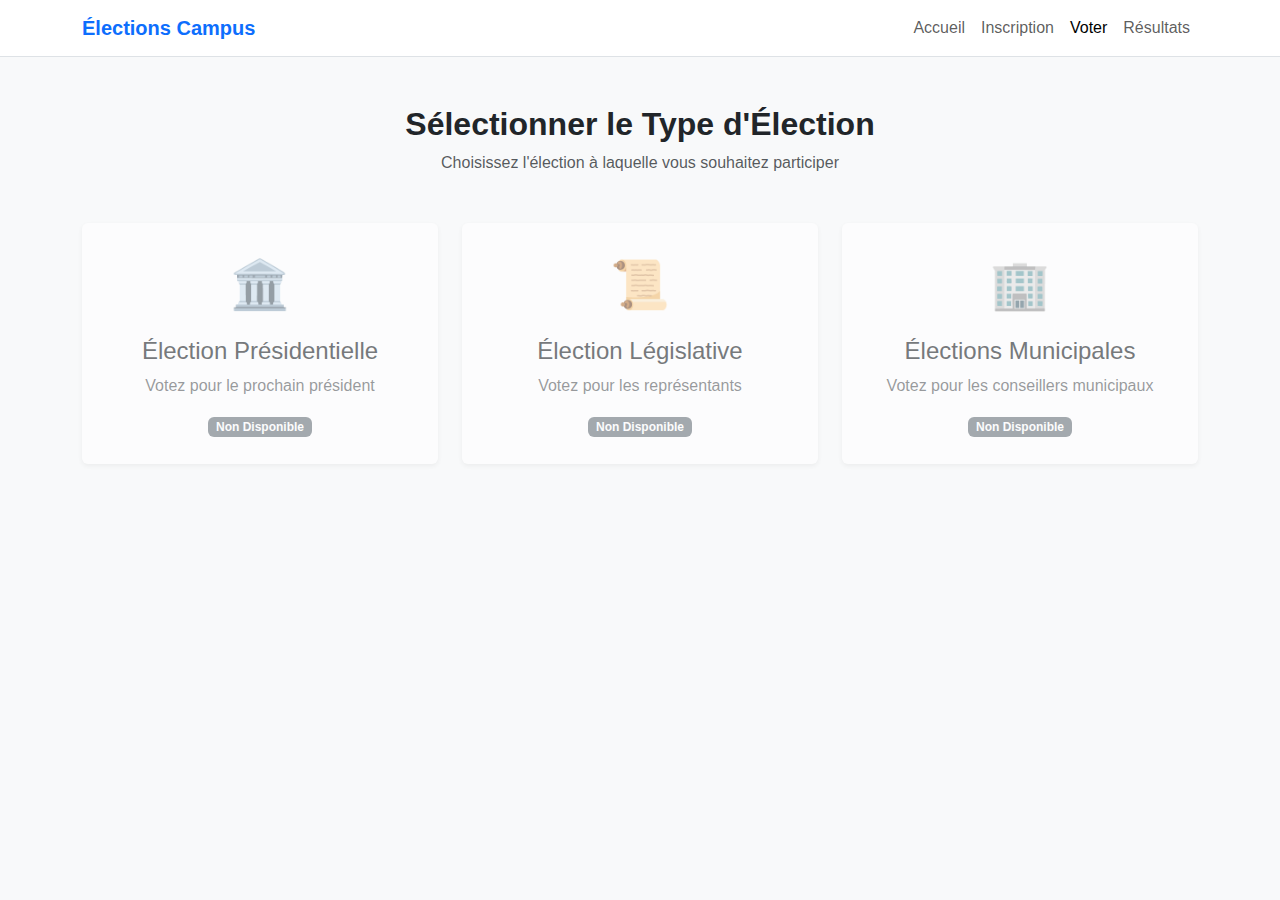
<file: election-type.html>
<!DOCTYPE html>
<html lang="fr">
<head>
    <meta charset="UTF-8">
    <meta name="viewport" content="width=device-width, initial-scale=1.0">
    <title>Élections Campus - Sélectionner le Type d'Élection</title>
    <link href="https://cdn.jsdelivr.net/npm/bootstrap@5.3.0/dist/css/bootstrap.min.css" rel="stylesheet">
    <link rel="stylesheet" href="styles.css">
</head>
<body>
    <nav class="navbar navbar-expand-lg navbar-light bg-white border-bottom">
        <div class="container">
            <a class="navbar-brand fw-bold text-primary" href="index.html">Élections Campus</a>
            <button class="navbar-toggler" type="button" data-bs-toggle="collapse" data-bs-target="#navbarNav">
                <span class="navbar-toggler-icon"></span>
            </button>
            <div class="collapse navbar-collapse" id="navbarNav">
                <ul class="navbar-nav ms-auto">
                    <li class="nav-item">
                        <a class="nav-link" href="index.html">Accueil</a>
                    </li>
                    <li class="nav-item">
                        <a class="nav-link" href="register.html">Inscription</a>
                    </li>
                    <li class="nav-item">
                        <a class="nav-link active" href="verify.html">Voter</a>
                    </li>
                    <li class="nav-item">
                        <a class="nav-link" href="results.html">Résultats</a>
                    </li>
                </ul>
            </div>
        </div>
    </nav>

    <div class="container my-5">
        <div class="text-center mb-5">
            <h2 class="fw-bold">Sélectionner le Type d'Élection</h2>
            <p class="text-muted">Choisissez l'élection à laquelle vous souhaitez participer</p>
        </div>
        <div class="row g-4 justify-content-center" id="electionTypesContainer">
            <!-- Election types will be loaded dynamically -->
        </div>
    </div>

    <script src="https://cdn.jsdelivr.net/npm/bootstrap@5.3.0/dist/js/bootstrap.bundle.min.js"></script>
    <script>
        const electionTypes = [
            {
                type: 'presidential',
                icon: '🏛️',
                title: 'Élection Présidentielle',
                description: 'Votez pour le prochain président'
            },
            {
                type: 'legislative',
                icon: '📜',
                title: 'Élection Législative',
                description: 'Votez pour les représentants'
            },
            {
                type: 'municipal',
                icon: '🏢',
                title: 'Élections Municipales',
                description: 'Votez pour les conseillers municipaux'
            }
        ];

        function loadElectionTypes() {
            const candidates = JSON.parse(localStorage.getItem('candidates') || '[]');
            const container = document.getElementById('electionTypesContainer');
            
            const html = electionTypes.map(election => {
                const candidatesForType = candidates.filter(c => c.electionType === election.type);
                const isActive = candidatesForType.length > 0;
                const cardClass = isActive ? 'election-card shadow-sm' : 'election-card shadow-sm disabled-card';
                const badge = isActive 
                    ? `<span class="badge bg-success">Active (${candidatesForType.length} candidat${candidatesForType.length > 1 ? 's' : ''})</span>`
                    : '<span class="badge bg-secondary">Non Disponible</span>';
                const onclick = isActive ? `onclick="selectElection('${election.type}')"` : '';
                const cursor = isActive ? 'cursor: pointer;' : 'cursor: not-allowed; opacity: 0.6;';
                
                return `
                    <div class="col-md-4">
                        <div class="card ${cardClass}" ${onclick} style="${cursor}">
                            <div class="card-body text-center p-4">
                                <div class="election-icon mb-3">${election.icon}</div>
                                <h4 class="card-title">${election.title}</h4>
                                <p class="card-text text-muted">${election.description}</p>
                                ${badge}
                            </div>
                        </div>
                    </div>
                `;
            }).join('');
            
            container.innerHTML = html;
        }

        function selectElection(type) {
            sessionStorage.setItem('selectedElectionType', type);
            window.location.href = 'voting.html';
        }

        loadElectionTypes();
    </script>
</body>
</html>
</file>
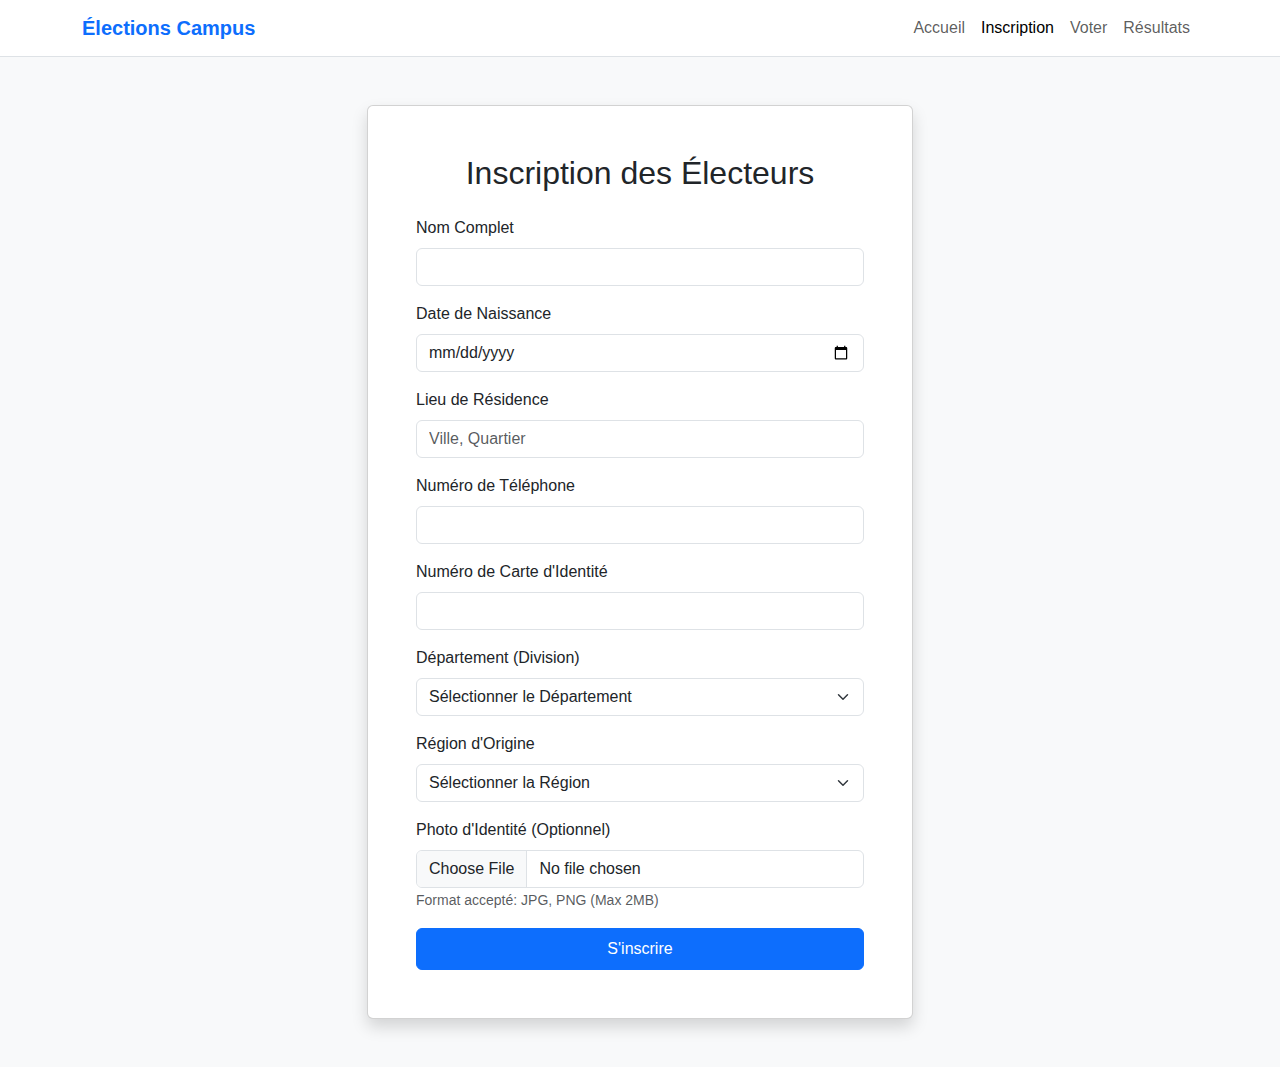
<file: register.html>
<!DOCTYPE html>
<html lang="fr">
<head>
    <meta charset="UTF-8">
    <meta name="viewport" content="width=device-width, initial-scale=1.0">
    <title>Élections Campus - Inscription</title>
    <link href="https://cdn.jsdelivr.net/npm/bootstrap@5.3.0/dist/css/bootstrap.min.css" rel="stylesheet">
    <link rel="stylesheet" href="styles.css">
</head>
<body>
    <nav class="navbar navbar-expand-lg navbar-light bg-white border-bottom">
        <div class="container">
            <a class="navbar-brand fw-bold text-primary" href="index.html">Élections Campus</a>
            <button class="navbar-toggler" type="button" data-bs-toggle="collapse" data-bs-target="#navbarNav">
                <span class="navbar-toggler-icon"></span>
            </button>
            <div class="collapse navbar-collapse" id="navbarNav">
                <ul class="navbar-nav ms-auto">
                    <li class="nav-item">
                        <a class="nav-link" href="index.html">Accueil</a>
                    </li>
                    <li class="nav-item">
                        <a class="nav-link active" href="register.html">Inscription</a>
                    </li>
                    <li class="nav-item">
                        <a class="nav-link" href="verify.html">Voter</a>
                    </li>
                    <li class="nav-item">
                        <a class="nav-link" href="results.html">Résultats</a>
                    </li>
                </ul>
            </div>
        </div>
    </nav>

    <div class="container my-5">
        <div class="row justify-content-center">
            <div class="col-lg-6">
                <div class="card shadow">
                    <div class="card-body p-5">
                        <h2 class="card-title text-center mb-4">Inscription des Électeurs</h2>
                        <form id="registrationForm">
                            <div class="mb-3">
                                <label for="fullName" class="form-label">Nom Complet</label>
                                <input type="text" class="form-control" id="fullName" required>
                            </div>
                            <div class="mb-3">
                                <label for="birthDate" class="form-label">Date de Naissance</label>
                                <input type="date" class="form-control" id="birthDate" required>
                            </div>
                            <div class="mb-3">
                                <label for="placeOfResidence" class="form-label">Lieu de Résidence</label>
                                <input type="text" class="form-control" id="placeOfResidence" placeholder="Ville, Quartier" required>
                            </div>
                            <div class="mb-3">
                                <label for="phoneNumber" class="form-label">Numéro de Téléphone</label>
                                <input type="tel" class="form-control" id="phoneNumber" required>
                            </div>
                            <div class="mb-3">
                                <label for="idCardNumber" class="form-label">Numéro de Carte d'Identité</label>
                                <input type="text" class="form-control" id="idCardNumber" required>
                            </div>
                            <div class="mb-3">
                                <label for="department" class="form-label">Département (Division)</label>
                                <select class="form-select" id="department" required>
                                    <option value="">Sélectionner le Département</option>
                                    <option value="Wouri">Wouri</option>
                                    <option value="Moungo">Moungo</option>
                                    <option value="Nkam">Nkam</option>
                                    <option value="Sanaga-Maritime">Sanaga-Maritime</option>
                                    <option value="Mfoundi">Mfoundi</option>
                                    <option value="Mefou-et-Afamba">Mefou-et-Afamba</option>
                                    <option value="Lékié">Lékié</option>
                                    <option value="Nyong-et-Kéllé">Nyong-et-Kéllé</option>
                                    <option value="Fako">Fako</option>
                                    <option value="Meme">Meme</option>
                                    <option value="Manyu">Manyu</option>
                                    <option value="Mezam">Mezam</option>
                                    <option value="Momo">Momo</option>
                                    <option value="Boyo">Boyo</option>
                                    <option value="Noun">Noun</option>
                                    <option value="Bamboutos">Bamboutos</option>
                                    <option value="Menoua">Menoua</option>
                                    <option value="Mifi">Mifi</option>
                                    <option value="Haut-Nkam">Haut-Nkam</option>
                                    <option value="Diamaré">Diamaré</option>
                                    <option value="Mayo-Kani">Mayo-Kani</option>
                                    <option value="Mayo-Danay">Mayo-Danay</option>
                                    <option value="Logone-et-Chari">Logone-et-Chari</option>
                                    <option value="Bénoué">Bénoué</option>
                                    <option value="Faro">Faro</option>
                                    <option value="Mayo-Rey">Mayo-Rey</option>
                                    <option value="Vina">Vina</option>
                                    <option value="Mbéré">Mbéré</option>
                                    <option value="Dja-et-Lobo">Dja-et-Lobo</option>
                                    <option value="Océan">Océan</option>
                                    <option value="Mvila">Mvila</option>
                                    <option value="Haut-Nyong">Haut-Nyong</option>
                                    <option value="Lom-et-Djerem">Lom-et-Djerem</option>
                                    <option value="Kadey">Kadey</option>
                                </select>
                            </div>
                            <div class="mb-3">
                                <label for="region" class="form-label">Région d'Origine</label>
                                <select class="form-select" id="region" required>
                                    <option value="">Sélectionner la Région</option>
                                    <option value="Adamaoua">Adamaoua</option>
                                    <option value="Centre">Centre</option>
                                    <option value="Est">Est</option>
                                    <option value="Extrême-Nord">Extrême-Nord</option>
                                    <option value="Littoral">Littoral</option>
                                    <option value="Nord">Nord</option>
                                    <option value="Nord-Ouest">Nord-Ouest</option>
                                    <option value="Ouest">Ouest</option>
                                    <option value="Sud">Sud</option>
                                    <option value="Sud-Ouest">Sud-Ouest</option>
                                </select>
                            </div>
                            <div class="mb-3">
                                <label for="identityPhoto" class="form-label">Photo d'Identité (Optionnel)</label>
                                <input type="file" class="form-control" id="identityPhoto" accept="image/*">
                                <small class="text-muted">Format accepté: JPG, PNG (Max 2MB)</small>
                            </div>
                            <button type="submit" class="btn btn-primary w-100 py-2">S'inscrire</button>
                        </form>
                    </div>
                </div>
            </div>
        </div>
    </div>

    <div class="modal fade" id="receiptModal" tabindex="-1" data-bs-backdrop="static">
        <div class="modal-dialog modal-dialog-centered">
            <div class="modal-content">
                <div class="modal-header bg-success text-white">
                    <h5 class="modal-title">Inscription Réussie!</h5>
                </div>
                <div class="modal-body">
                    <div id="receiptContent" class="receipt-content">
                        <div class="text-center mb-4">
                            <h4 class="fw-bold">REÇU D'INSCRIPTION ÉLECTORALE</h4>
                            <p class="text-muted">Conservez cet identifiant pour voter</p>
                        </div>
                        <div class="alert alert-primary text-center">
                            <h5 class="mb-2">Votre Identifiant de Vote</h5>
                            <h3 class="fw-bold" id="votingId"></h3>
                        </div>
                        <hr>
                        <div class="receipt-details">
                            <p><strong>Nom Complet:</strong> <span id="receiptName"></span></p>
                            <p><strong>Date de Naissance:</strong> <span id="receiptBirthDate"></span></p>
                            <p><strong>Lieu de Résidence:</strong> <span id="receiptResidence"></span></p>
                            <p><strong>Numéro de Téléphone:</strong> <span id="receiptPhone"></span></p>
                            <p><strong>Numéro de Carte d'Identité:</strong> <span id="receiptIdCard"></span></p>
                            <p><strong>Département:</strong> <span id="receiptDepartment"></span></p>
                            <p><strong>Région d'Origine:</strong> <span id="receiptRegion"></span></p>
                            <p><strong>Date d'Inscription:</strong> <span id="receiptDate"></span></p>
                        </div>
                    </div>
                </div>
                <div class="modal-footer">
                    <button type="button" class="btn btn-secondary" onclick="copyVotingId()">Copier l'ID</button>
                    <button type="button" class="btn btn-primary" onclick="printReceipt()">Imprimer le Reçu</button>
                    <button type="button" class="btn btn-success" data-bs-dismiss="modal">Fermer</button>
                </div>
            </div>
        </div>
    </div>

    <script src="https://cdn.jsdelivr.net/npm/bootstrap@5.3.0/dist/js/bootstrap.bundle.min.js"></script>
    <script src="register.js"></script>
</body>
</html>
</file>
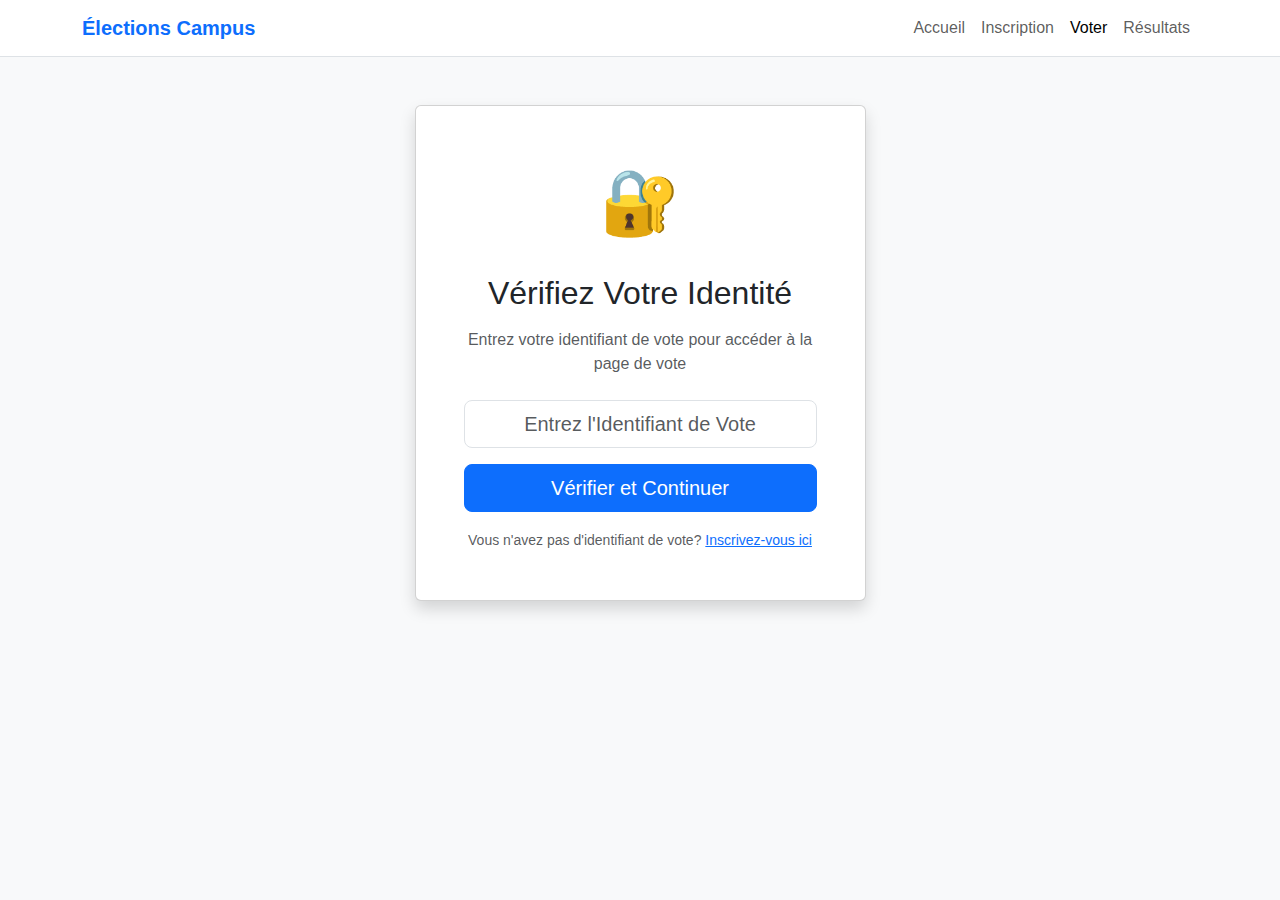
<file: verify.html>
<!DOCTYPE html>
<html lang="fr">
<head>
    <meta charset="UTF-8">
    <meta name="viewport" content="width=device-width, initial-scale=1.0">
    <title>Élections Campus - Vérifier l'Identité</title>
    <link href="https://cdn.jsdelivr.net/npm/bootstrap@5.3.0/dist/css/bootstrap.min.css" rel="stylesheet">
    <link rel="stylesheet" href="styles.css">
</head>
<body>
    <nav class="navbar navbar-expand-lg navbar-light bg-white border-bottom">
        <div class="container">
            <a class="navbar-brand fw-bold text-primary" href="index.html">Élections Campus</a>
            <button class="navbar-toggler" type="button" data-bs-toggle="collapse" data-bs-target="#navbarNav">
                <span class="navbar-toggler-icon"></span>
            </button>
            <div class="collapse navbar-collapse" id="navbarNav">
                <ul class="navbar-nav ms-auto">
                    <li class="nav-item">
                        <a class="nav-link" href="index.html">Accueil</a>
                    </li>
                    <li class="nav-item">
                        <a class="nav-link" href="register.html">Inscription</a>
                    </li>
                    <li class="nav-item">
                        <a class="nav-link active" href="verify.html">Voter</a>
                    </li>
                    <li class="nav-item">
                        <a class="nav-link" href="results.html">Résultats</a>
                    </li>
                </ul>
            </div>
        </div>
    </nav>

    <div class="container my-5">
        <div class="row justify-content-center">
            <div class="col-lg-5">
                <div class="card shadow">
                    <div class="card-body p-5 text-center">
                        <div class="mb-4">
                            <div class="verify-icon">🔐</div>
                        </div>
                        <h2 class="card-title mb-3">Vérifiez Votre Identité</h2>
                        <p class="text-muted mb-4">Entrez votre identifiant de vote pour accéder à la page de vote</p>
                        <form id="verifyForm">
                            <div class="mb-3">
                                <input type="text" class="form-control form-control-lg text-center" id="votingIdInput" placeholder="Entrez l'Identifiant de Vote" required>
                            </div>
                            <div id="errorMessage" class="alert alert-danger d-none"></div>
                            <button type="submit" class="btn btn-primary btn-lg w-100">Vérifier et Continuer</button>
                        </form>
                        <div class="mt-3">
                            <small class="text-muted">Vous n'avez pas d'identifiant de vote? <a href="register.html">Inscrivez-vous ici</a></small>
                        </div>
                    </div>
                </div>
            </div>
        </div>
    </div>

    <script src="https://cdn.jsdelivr.net/npm/bootstrap@5.3.0/dist/js/bootstrap.bundle.min.js"></script>
    <script src="verify.js"></script>
</body>
</html>
</file>
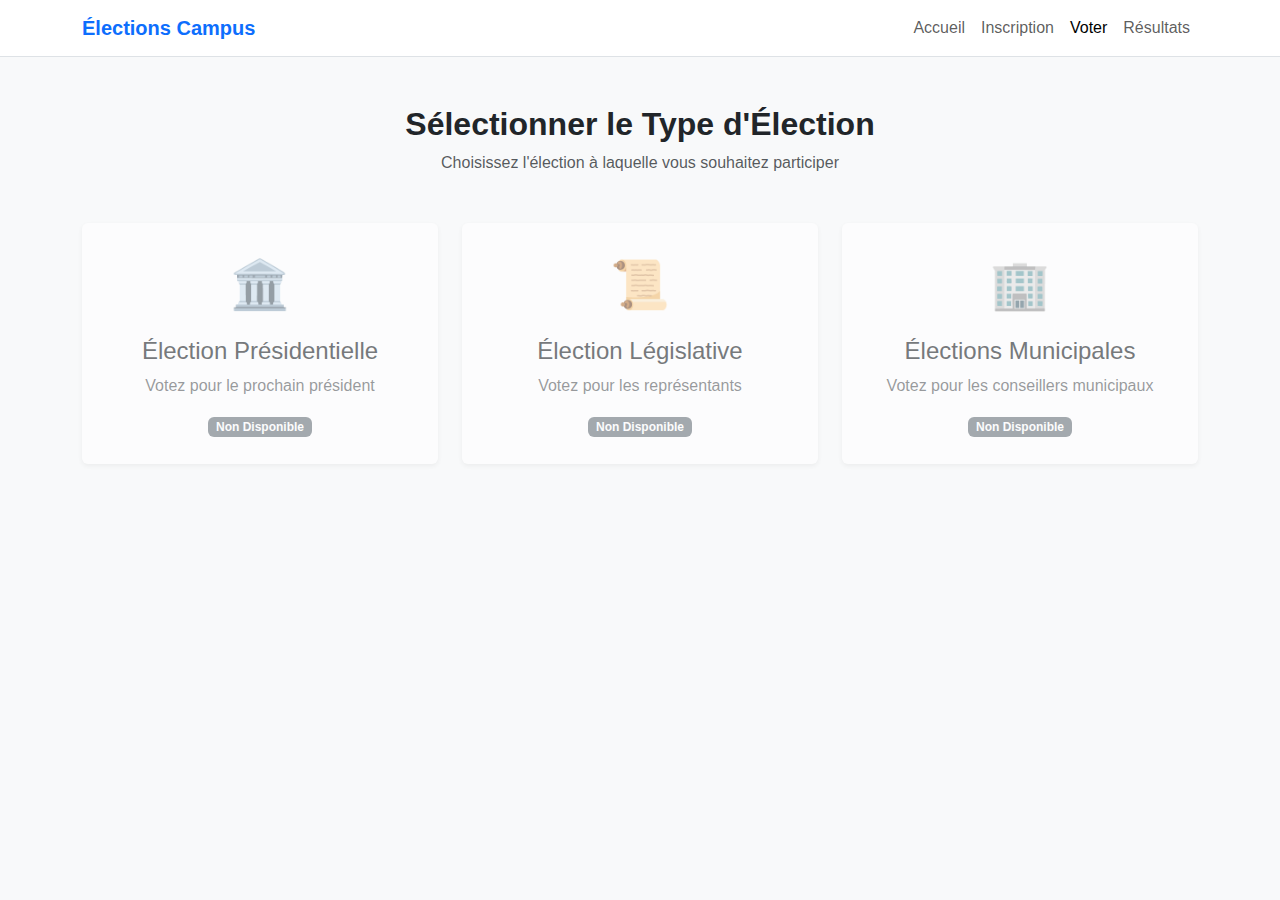
<file: voting.html>
<!DOCTYPE html>
<html lang="fr">
<head>
    <meta charset="UTF-8">
    <meta name="viewport" content="width=device-width, initial-scale=1.0">
    <title>Élections Campus - Élection Présidentielle</title>
    <link href="https://cdn.jsdelivr.net/npm/bootstrap@5.3.0/dist/css/bootstrap.min.css" rel="stylesheet">
    <link rel="stylesheet" href="styles.css">
</head>
<body>
    <nav class="navbar navbar-expand-lg navbar-light bg-white border-bottom">
        <div class="container">
            <a class="navbar-brand fw-bold text-primary" href="index.html">Élections Campus</a>
            <button class="navbar-toggler" type="button" data-bs-toggle="collapse" data-bs-target="#navbarNav">
                <span class="navbar-toggler-icon"></span>
            </button>
            <div class="collapse navbar-collapse" id="navbarNav">
                <ul class="navbar-nav ms-auto">
                    <li class="nav-item">
                        <a class="nav-link" href="index.html">Accueil</a>
                    </li>
                    <li class="nav-item">
                        <a class="nav-link" href="register.html">Inscription</a>
                    </li>
                    <li class="nav-item">
                        <a class="nav-link active" href="verify.html">Voter</a>
                    </li>
                    <li class="nav-item">
                        <a class="nav-link" href="results.html">Résultats</a>
                    </li>
                </ul>
            </div>
        </div>
    </nav>

    <div class="container my-5">
        <div class="text-center mb-5">
            <span class="badge bg-primary mb-2">VOTE EN DIRECT</span>
            <h2 class="fw-bold">Élection Présidentielle 2024</h2>
            <p class="text-muted">Sélectionnez votre candidat préféré</p>
        </div>

        <div class="row g-4" id="candidatesContainer"></div>
    </div>

    <div class="modal fade" id="voteModal" tabindex="-1">
        <div class="modal-dialog modal-dialog-centered">
            <div class="modal-content">
                <div class="modal-header">
                    <h5 class="modal-title">Confirmez Votre Vote</h5>
                    <button type="button" class="btn-close" data-bs-dismiss="modal"></button>
                </div>
                <div class="modal-body text-center">
                    <p>Vous êtes sur le point de voter pour:</p>
                    <h4 class="fw-bold text-primary" id="selectedCandidateName"></h4>
                    <p class="text-muted" id="selectedCandidateParty"></p>
                    <div class="alert alert-warning">
                        <strong>Attention:</strong> Cette action ne peut pas être annulée!
                    </div>
                </div>
                <div class="modal-footer">
                    <button type="button" class="btn btn-secondary" data-bs-dismiss="modal">Annuler</button>
                    <button type="button" class="btn btn-primary" onclick="confirmVote()">Confirmer le Vote</button>
                </div>
            </div>
        </div>
    </div>

    <div class="modal fade" id="voteReceiptModal" tabindex="-1">
        <div class="modal-dialog modal-dialog-centered">
            <div class="modal-content">
                <div class="modal-header bg-success text-white">
                    <h5 class="modal-title">✓ Vote Réussi</h5>
                    <button type="button" class="btn-close btn-close-white" data-bs-dismiss="modal"></button>
                </div>
                <div class="modal-body" id="voteReceiptContent">
                    <div class="text-center mb-4">
                        <div class="badge bg-success mb-3" style="font-size: 1.2rem; padding: 10px 20px;">
                            VOTE CONFIRMÉ
                        </div>
                        <h4 class="text-success mb-3">Merci d'Avoir Voté!</h4>
                    </div>
                    
                    <div class="receipt-box p-4 bg-light rounded">
                        <h6 class="fw-bold mb-3 text-center">REÇU DE VOTE</h6>
                        <hr>
                        
                        <div class="row mb-2">
                            <div class="col-5 text-muted">ID Électeur:</div>
                            <div class="col-7 fw-bold" id="receiptVoterId"></div>
                        </div>
                        
                        <div class="row mb-2">
                            <div class="col-5 text-muted">Nom de l'Électeur:</div>
                            <div class="col-7 fw-bold" id="receiptVoterName"></div>
                        </div>
                        
                        <div class="row mb-2">
                            <div class="col-5 text-muted">Département:</div>
                            <div class="col-7" id="receiptVoterDept"></div>
                        </div>
                        
                        <div class="row mb-2">
                            <div class="col-5 text-muted">Région:</div>
                            <div class="col-7" id="receiptVoterRegion"></div>
                        </div>
                        
                        <hr>
                        
                        <div class="row mb-2">
                            <div class="col-5 text-muted">A Voté Pour:</div>
                            <div class="col-7 fw-bold text-primary" id="receiptCandidateName"></div>
                        </div>
                        
                        <div class="row mb-2">
                            <div class="col-5 text-muted">Parti:</div>
                            <div class="col-7" id="receiptCandidateParty"></div>
                        </div>
                        
                        <hr>
                        
                        <div class="row mb-2">
                            <div class="col-5 text-muted">Date et Heure:</div>
                            <div class="col-7" id="receiptDateTime"></div>
                        </div>
                        
                        <div class="row mb-2">
                            <div class="col-5 text-muted">ID de Transaction:</div>
                            <div class="col-7 fw-bold" id="receiptTransactionId"></div>
                        </div>
                        
                        <hr>
                        
                        <div class="text-center mt-3">
                            <small class="text-muted">Ceci est votre reçu de vote officiel.<br>Conservez-le pour vos dossiers.</small>
                        </div>
                    </div>
                </div>
                <div class="modal-footer">
                    <button type="button" class="btn btn-outline-primary" onclick="printVoteReceipt()">
                        Imprimer le Reçu
                    </button>
                    <button type="button" class="btn btn-primary" onclick="goToResults()">
                        Voir les Résultats
                    </button>
                </div>
            </div>
        </div>
    </div>

    <script src="https://cdn.jsdelivr.net/npm/bootstrap@5.3.0/dist/js/bootstrap.bundle.min.js"></script>
    <script src="voting.js"></script>
</body>
</html>
</file>
<file: styles.css>
/* Global Styles */
body {
    font-family: 'Segoe UI', Tahoma, Geneva, Verdana, sans-serif;
    background-color: #f8f9fa;
}

/* Hero Section */
.hero-section {
    padding: 80px 0;
    background: linear-gradient(135deg, #667eea 0%, #764ba2 100%);
    color: white;
}

.hero-section h1 {
    color: white;
}

.hero-section .btn-primary {
    background-color: white;
    color: #667eea;
    border: 3px solid white;
    font-weight: bold;
    padding: 12px 30px;
}

.hero-section .btn-primary:hover {
    background-color: #f8f9fa;
    color: #764ba2;
    border-color: #f8f9fa;
    transform: translateY(-2px);
    box-shadow: 0 5px 15px rgba(0,0,0,0.3);
}

.hero-section .btn-outline-primary {
    background-color: transparent;
    color: white;
    border: 3px solid white;
    font-weight: bold;
    padding: 12px 30px;
}

.hero-section .btn-outline-primary:hover {
    background-color: white;
    color: #667eea;
    border-color: white;
    transform: translateY(-2px);
    box-shadow: 0 5px 15px rgba(0,0,0,0.3);
}

/* Feature Icons */
.feature-icon {
    font-size: 3rem;
}

/* Verify Icon */
.verify-icon {
    font-size: 4rem;
    margin-bottom: 1rem;
}

/* Election Cards */
.election-card {
    cursor: pointer;
    transition: all 0.3s;
    border: 2px solid transparent;
}

.election-card:hover:not(.disabled-card) {
    transform: translateY(-5px);
    border-color: #0d6efd;
    box-shadow: 0 10px 20px rgba(0,0,0,0.1);
}

.disabled-card {
    opacity: 0.6;
    cursor: not-allowed;
}

.election-icon {
    font-size: 3rem;
}

/* Receipt Styles */
.receipt-content {
    padding: 20px;
}

.receipt-details p {
    margin-bottom: 10px;
    padding: 8px;
    background: #f8f9fa;
    border-radius: 4px;
}

/* Candidate Cards */
.candidate-card {
    transition: all 0.3s;
}

.candidate-card:hover {
    transform: translateY(-5px);
    box-shadow: 0 10px 20px rgba(0,0,0,0.1);
}

.candidate-img {
    width: 120px;
    height: 120px;
    object-fit: cover;
    border-radius: 50%;
    border: 4px solid #0d6efd;
}

/* Results Progress Bars */
.result-bar {
    margin-bottom: 20px;
}

.result-info {
    display: flex;
    justify-content: space-between;
    margin-bottom: 8px;
}

/* Print Styles */
@media print {
    body * {
        visibility: hidden;
    }
    #receiptContent, #receiptContent * {
        visibility: visible;
    }
    #receiptContent {
        position: absolute;
        left: 0;
        top: 0;
        width: 100%;
    }
}
</file>
